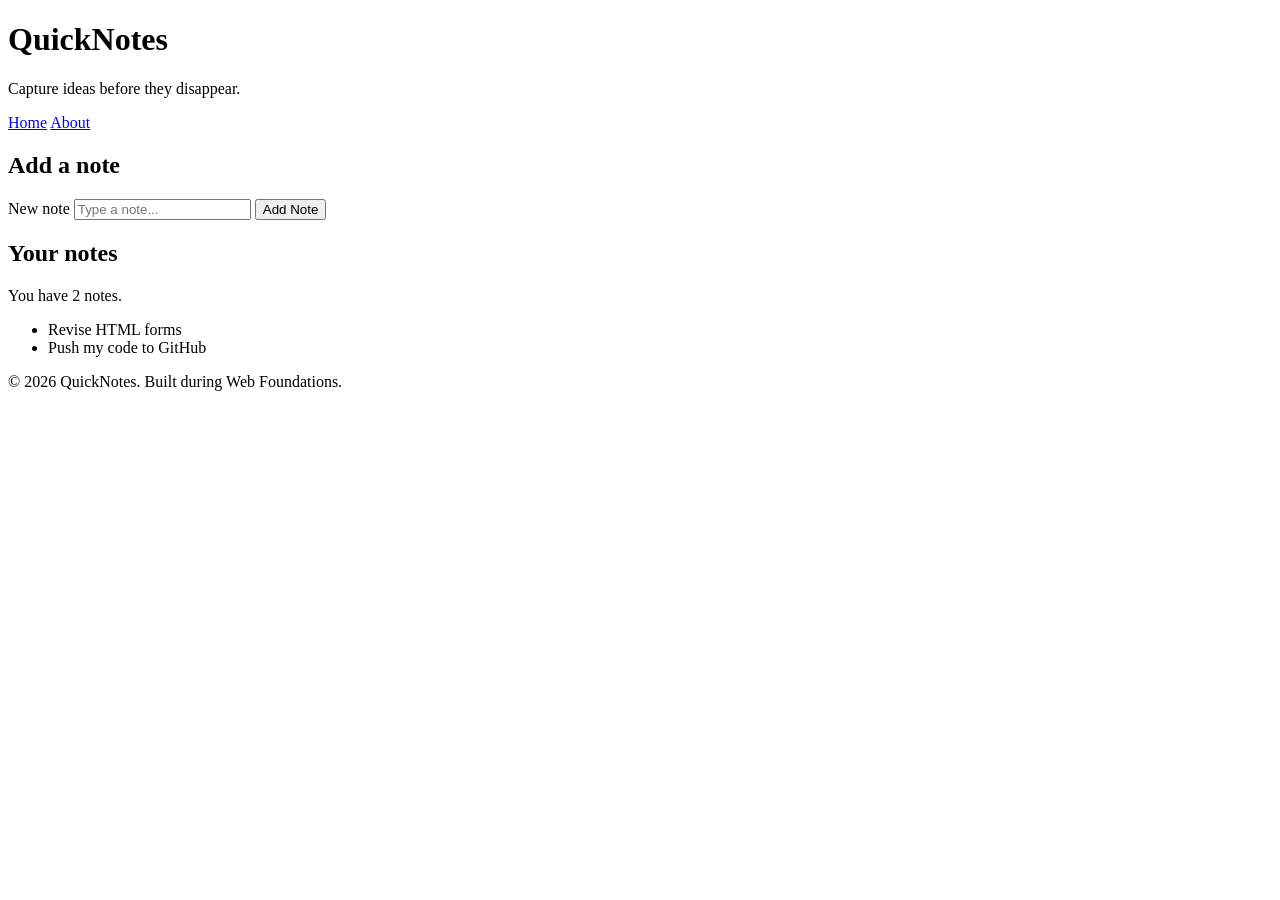
<file: day1/index.html>
<!DOCTYPE html>
<html lang="en">
  <head>
    <meta charset="UTF-8" />
    <meta name="viewport" content="width=device-width, initial-scale=1.0" />
    <title>QuickNotes</title>
  </head>
  <body>
    <header>
      <h1>QuickNotes</h1>
      <p>Capture ideas before they disappear.</p>
      <nav aria-label="Main navigation">
        <a href="index.html">Home</a>
        <a href="about.html">About</a>
      </nav>
    </header>
 
    <main>
      <section>
        <h2>Add a note</h2>
        <form id="note-form">
          <label for="note-input">New note</label>
          <input type="text" id="note-input" placeholder="Type a note..." />
          <button type="submit">Add Note</button>
        </form>
      </section>
 
      <section>
        <h2>Your notes</h2>
        <p id="note-count">You have 2 notes.</p>
        <ul id="notes-list">
          <li>Revise HTML forms</li>
          <li>Push my code to GitHub</li>
        </ul>
      </section>
    </main>
 
    <footer>
      <p>&copy; 2026 QuickNotes. Built during Web Foundations.</p>
    </footer>
  </body>
</html>
</file>
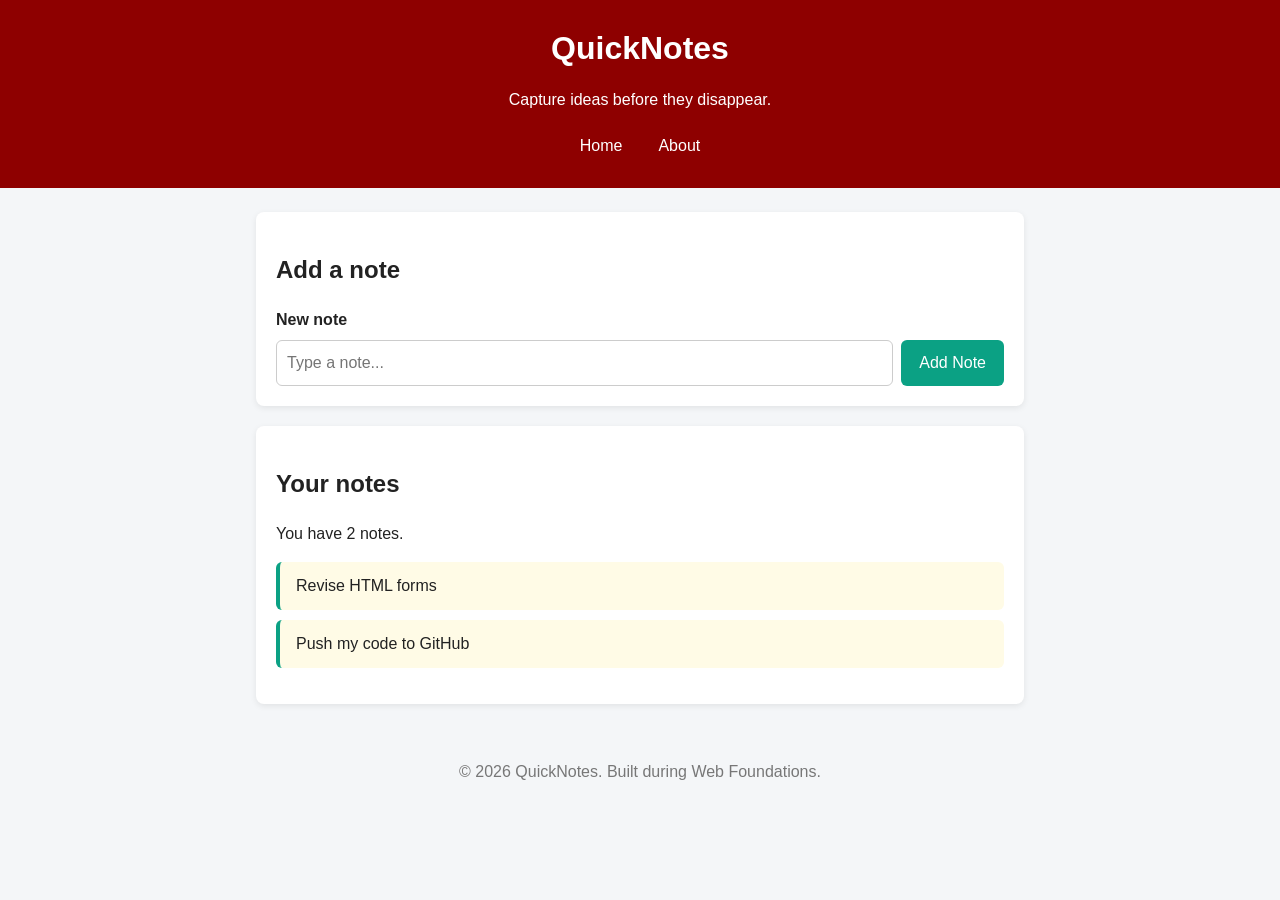
<file: day2/index.html>
<!DOCTYPE html>
<html lang="en">
  <head>
    <meta charset="UTF-8" />
    <meta name="viewport" content="width=device-width, initial-scale=1.0" />
    <link rel="stylesheet" href="style.css" />
    <title>QuickNotes</title>
  </head>
  <body>
    <header>
      <h1>QuickNotes</h1>
      <p>Capture ideas before they disappear.</p>
      <nav aria-label="Main navigation">
        <a href="index.html">Home</a>
        <a href="about.html">About</a>
      </nav>
    </header>

    <main>
      <section>
        <h2>Add a note</h2>
        <form id="note-form">
          <label for="note-input">New note</label>
          <input type="text" id="note-input" placeholder="Type a note..." />
          <button type="submit">Add Note</button>
        </form>
      </section>

      <section>
        <h2>Your notes</h2>
        <p id="note-count">You have 2 notes.</p>
        <ul id="notes-list">
          <li class="note">Revise HTML forms</li>
          <li class="note">Push my code to GitHub</li>
        </ul>
      </section>
    </main>

    <footer>
      <p>&copy; 2026 QuickNotes. Built during Web Foundations.</p>
    </footer>
  </body>
</html>
</file>
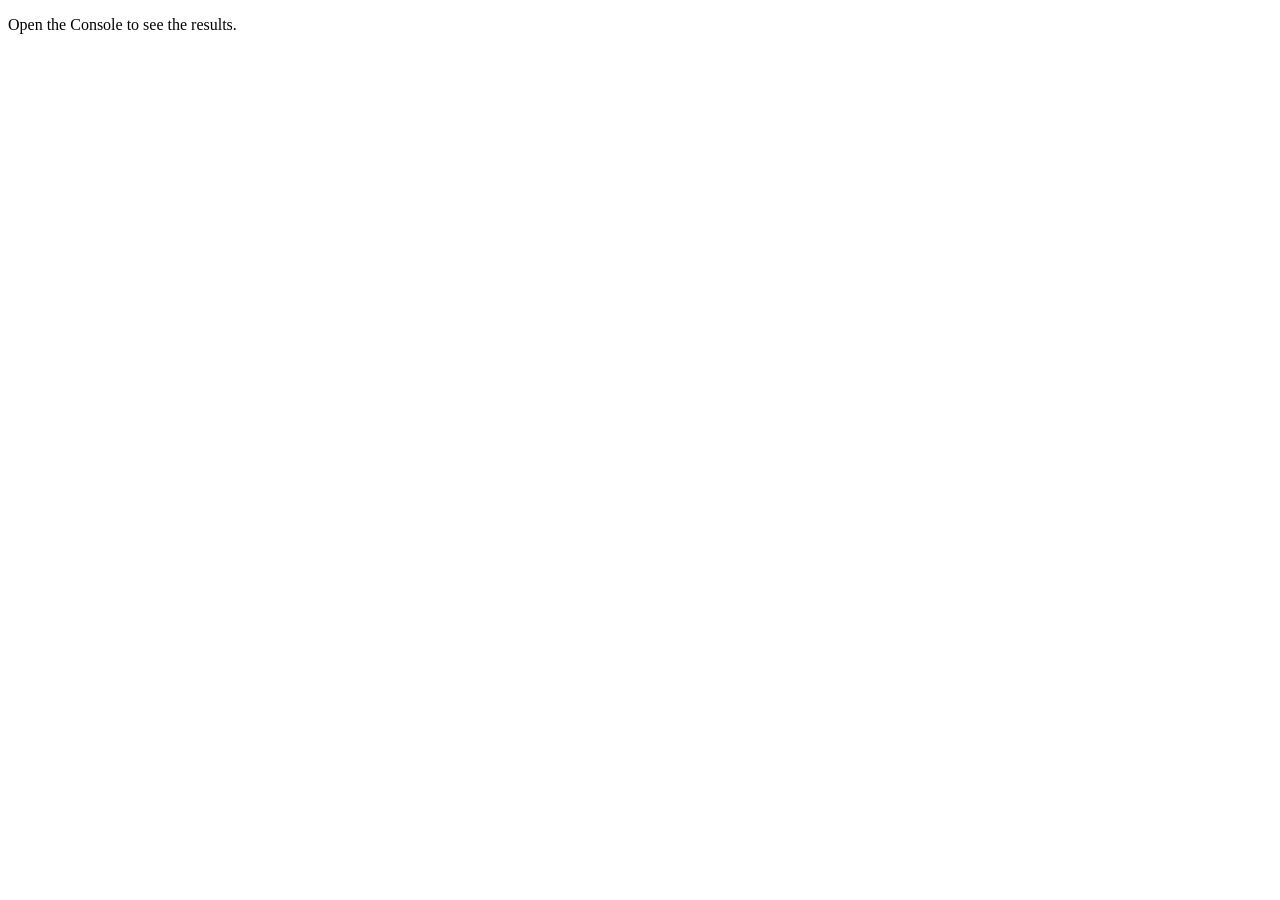
<file: day3/index.html>
<!DOCTYPE html>
<html lang="en">
  <head>
    <meta charset="UTF-8" />
    <meta name="viewport" content="width=device-width, initial-scale=1.0" />
    <title>Notes Toolkit</title>
    <script src="script.js" defer></script>
  </head>
  <body>
    <p>Open the Console to see the results.</p>
  </body>
</html>
</file>
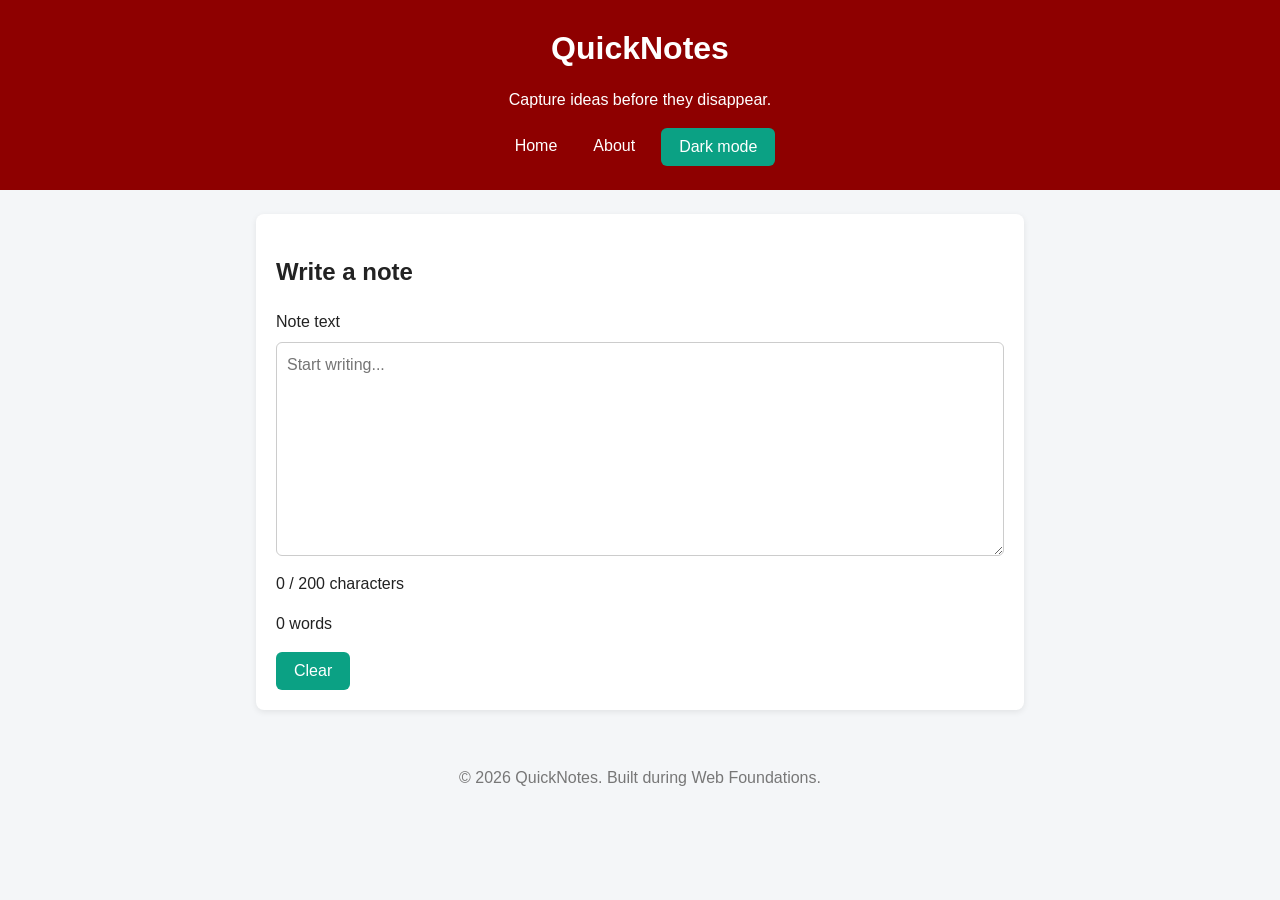
<file: day4/index.html>
<!DOCTYPE html>
<html lang="en">
  <head>
    <meta charset="UTF-8" />
    <meta name="viewport" content="width=device-width, initial-scale=1.0" />
    <link rel="stylesheet" href="style.css" />
    <script src="script.js" defer></script>
    <title>QuickNotes</title>
  </head>
  <body>
    <header>
      <h1>QuickNotes</h1>
      <p>Capture ideas before they disappear.</p>
      <nav aria-label="Main navigation">
        <a href="index.html">Home</a>
        <a href="about.html">About</a>
        <button id="theme-toggle" type="button" aria-pressed="false">Dark mode</button>
      </nav>
    </header>

    <main>
      <section aria-labelledby="editor-heading">
        <h2 id="editor-heading">Write a note</h2>
        <label for="note-text">Note text</label>
        <textarea id="note-text" rows="8" placeholder="Start writing..."></textarea>
        <p id="char-count" aria-live="polite">0 / 200 characters</p>
        <p id="word-count" aria-live="polite">0 words</p>
        <button id="clear-btn" type="button">Clear</button>
      </section>
    </main>

    <footer>
      <p>&copy; 2026 QuickNotes. Built during Web Foundations.</p>
    </footer>
  </body>
</html>
</file>
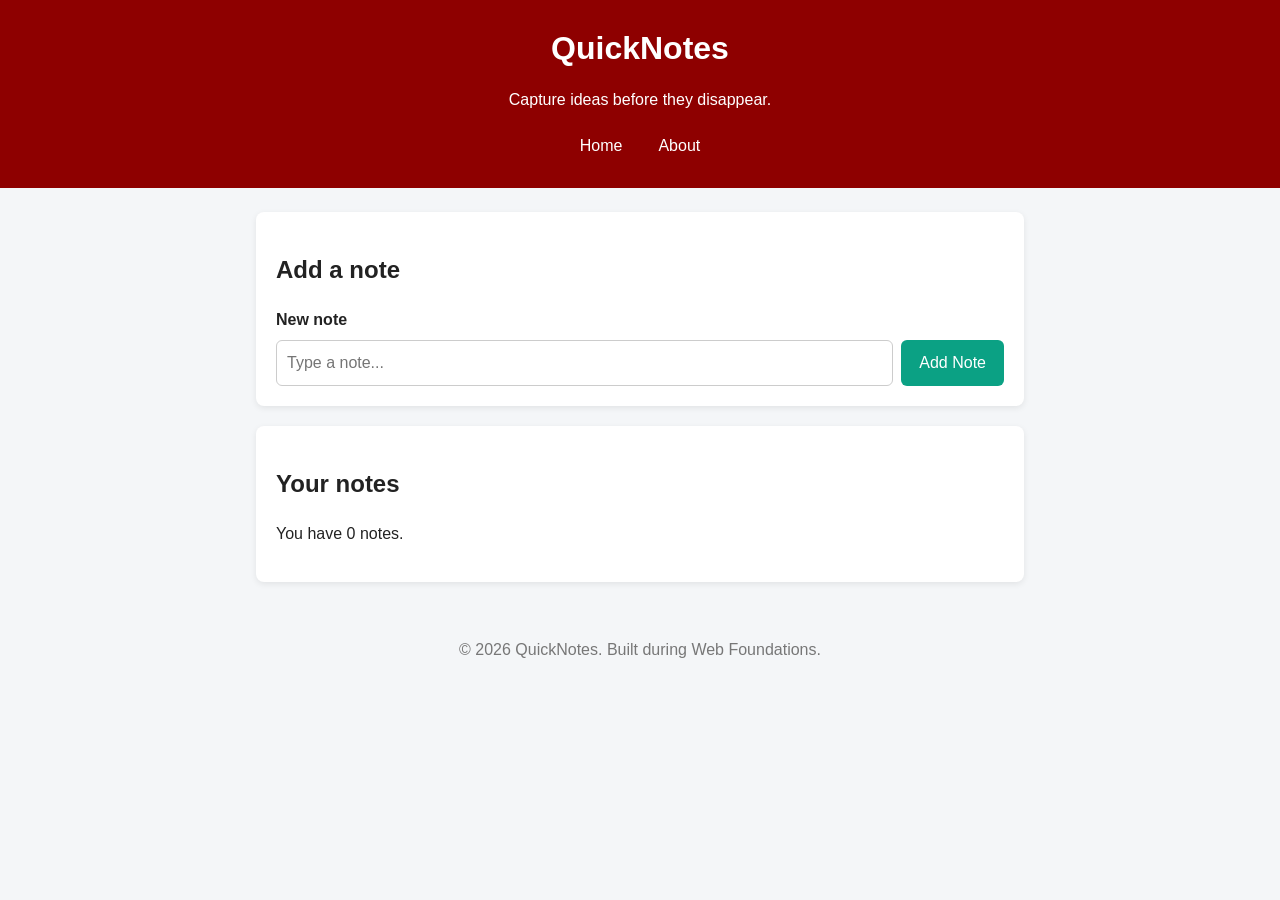
<file: practice/quicknotes-day1/index.html>
<!DOCTYPE html>
<html lang="en">
  <head>
    <meta charset="UTF-8" />
    <meta name="viewport" content="width=device-width, initial-scale=1.0" />
    <link rel="stylesheet" href="style.css" />
    <script src="script.js" defer></script>
    <title>QuickNotes</title>
  </head>
  <body>
    <header>
      <h1>QuickNotes</h1>
      <p>Capture ideas before they disappear.</p>
      <nav aria-label="Main navigation">
        <a href="index.html">Home</a>
        <a href="about.html">About</a>
      </nav>
    </header>

    <main>
      <section>
        <h2>Add a note</h2>
        <form id="note-form">
          <label for="note-input">New note</label>
          <input type="text" id="note-input" placeholder="Type a note..." />
          <button type="submit">Add Note</button>
        </form>
      </section>

      <section>
        <h2>Your notes</h2>
        <p id="note-count">You have 2 notes.</p>
        <ul id="notes-list"></ul>
      </section>
    </main>

    <footer>
      <p>&copy; 2026 QuickNotes. Built during Web Foundations.</p>
    </footer>
  </body>
</html>
</file>
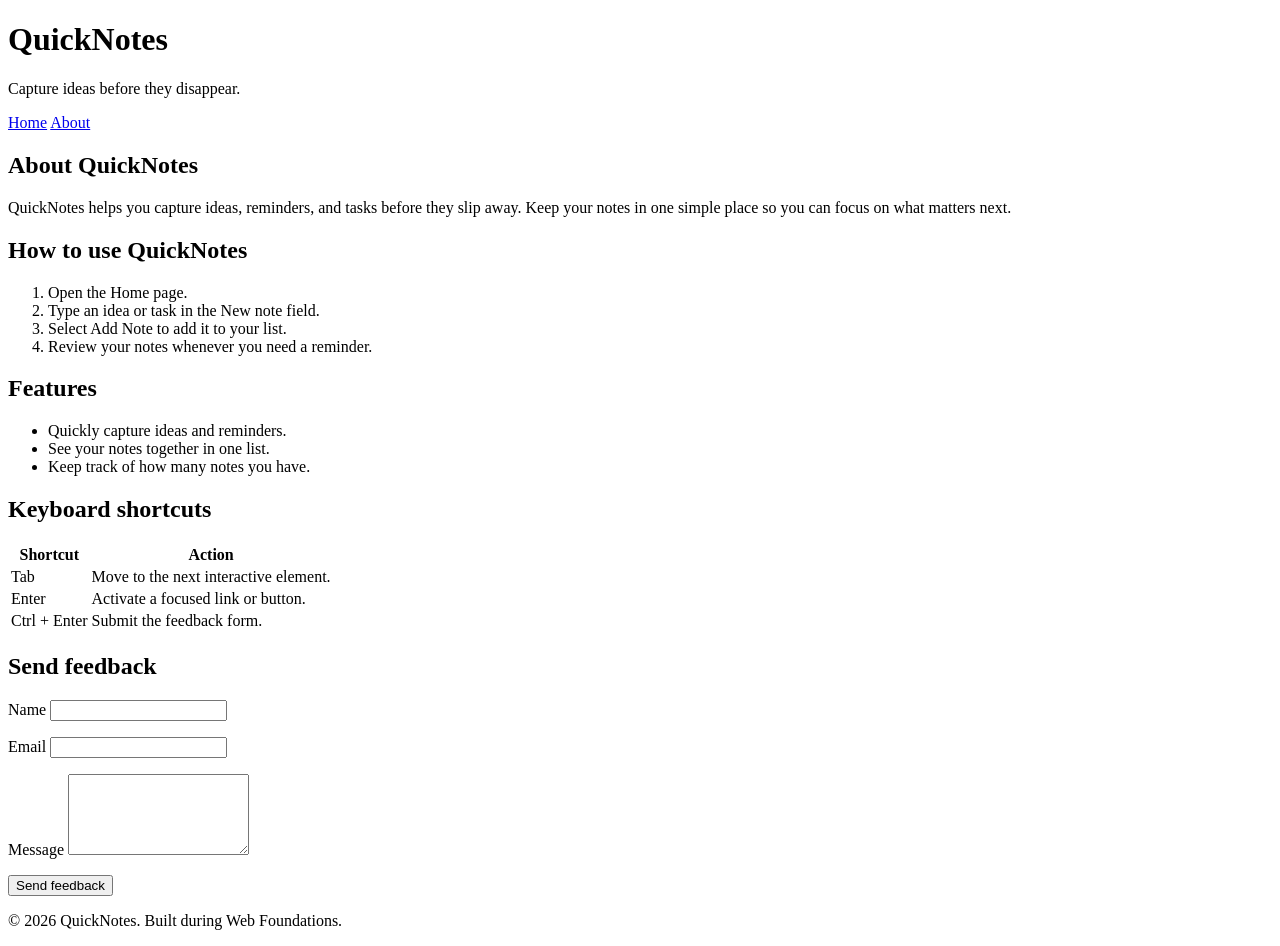
<file: day1/about.html>
<!DOCTYPE html>
<html lang="en">
  <head>
    <meta charset="UTF-8" />
    <meta name="viewport" content="width=device-width, initial-scale=1.0" />
    <title>About | QuickNotes</title>
  </head>
  <body>
    <header>
      <h1>QuickNotes</h1>
      <p>Capture ideas before they disappear.</p>
      <nav aria-label="Main navigation">
        <a href="index.html">Home</a>
        <a href="about.html">About</a>
      </nav>
    </header>

    <main>
      <h2>About QuickNotes</h2>
      <p>QuickNotes helps you capture ideas, reminders, and tasks before they slip away. Keep your notes in one simple place so you can focus on what matters next.</p>

      <section>
        <h2>How to use QuickNotes</h2>
        <ol>
          <li>Open the Home page.</li>
          <li>Type an idea or task in the New note field.</li>
          <li>Select Add Note to add it to your list.</li>
          <li>Review your notes whenever you need a reminder.</li>
        </ol>
      </section>

      <section>
        <h2>Features</h2>
        <ul>
          <li>Quickly capture ideas and reminders.</li>
          <li>See your notes together in one list.</li>
          <li>Keep track of how many notes you have.</li>
        </ul>
      </section>

      <section>
        <h2>Keyboard shortcuts</h2>
        <table>
          <thead>
            <tr>
              <th scope="col">Shortcut</th>
              <th scope="col">Action</th>
            </tr>
          </thead>
          <tbody>
            <tr>
              <td>Tab</td>
              <td>Move to the next interactive element.</td>
            </tr>
            <tr>
              <td>Enter</td>
              <td>Activate a focused link or button.</td>
            </tr>
            <tr>
              <td>Ctrl + Enter</td>
              <td>Submit the feedback form.</td>
            </tr>
          </tbody>
        </table>
      </section>

      <section>
        <h2>Send feedback</h2>
        <form action="#" method="get">
          <p>
            <label for="feedback-name">Name</label>
            <input type="text" id="feedback-name" name="name" autocomplete="name" required />
          </p>
          <p>
            <label for="feedback-email">Email</label>
            <input type="email" id="feedback-email" name="email" autocomplete="email" required />
          </p>
          <p>
            <label for="feedback-message">Message</label>
            <textarea id="feedback-message" name="message" rows="5" required></textarea>
          </p>
          <button type="submit">Send feedback</button>
        </form>
      </section>
    </main>

    <footer>
      <p>&copy; 2026 QuickNotes. Built during Web Foundations.</p>
    </footer>
  </body>
</html>
</file>
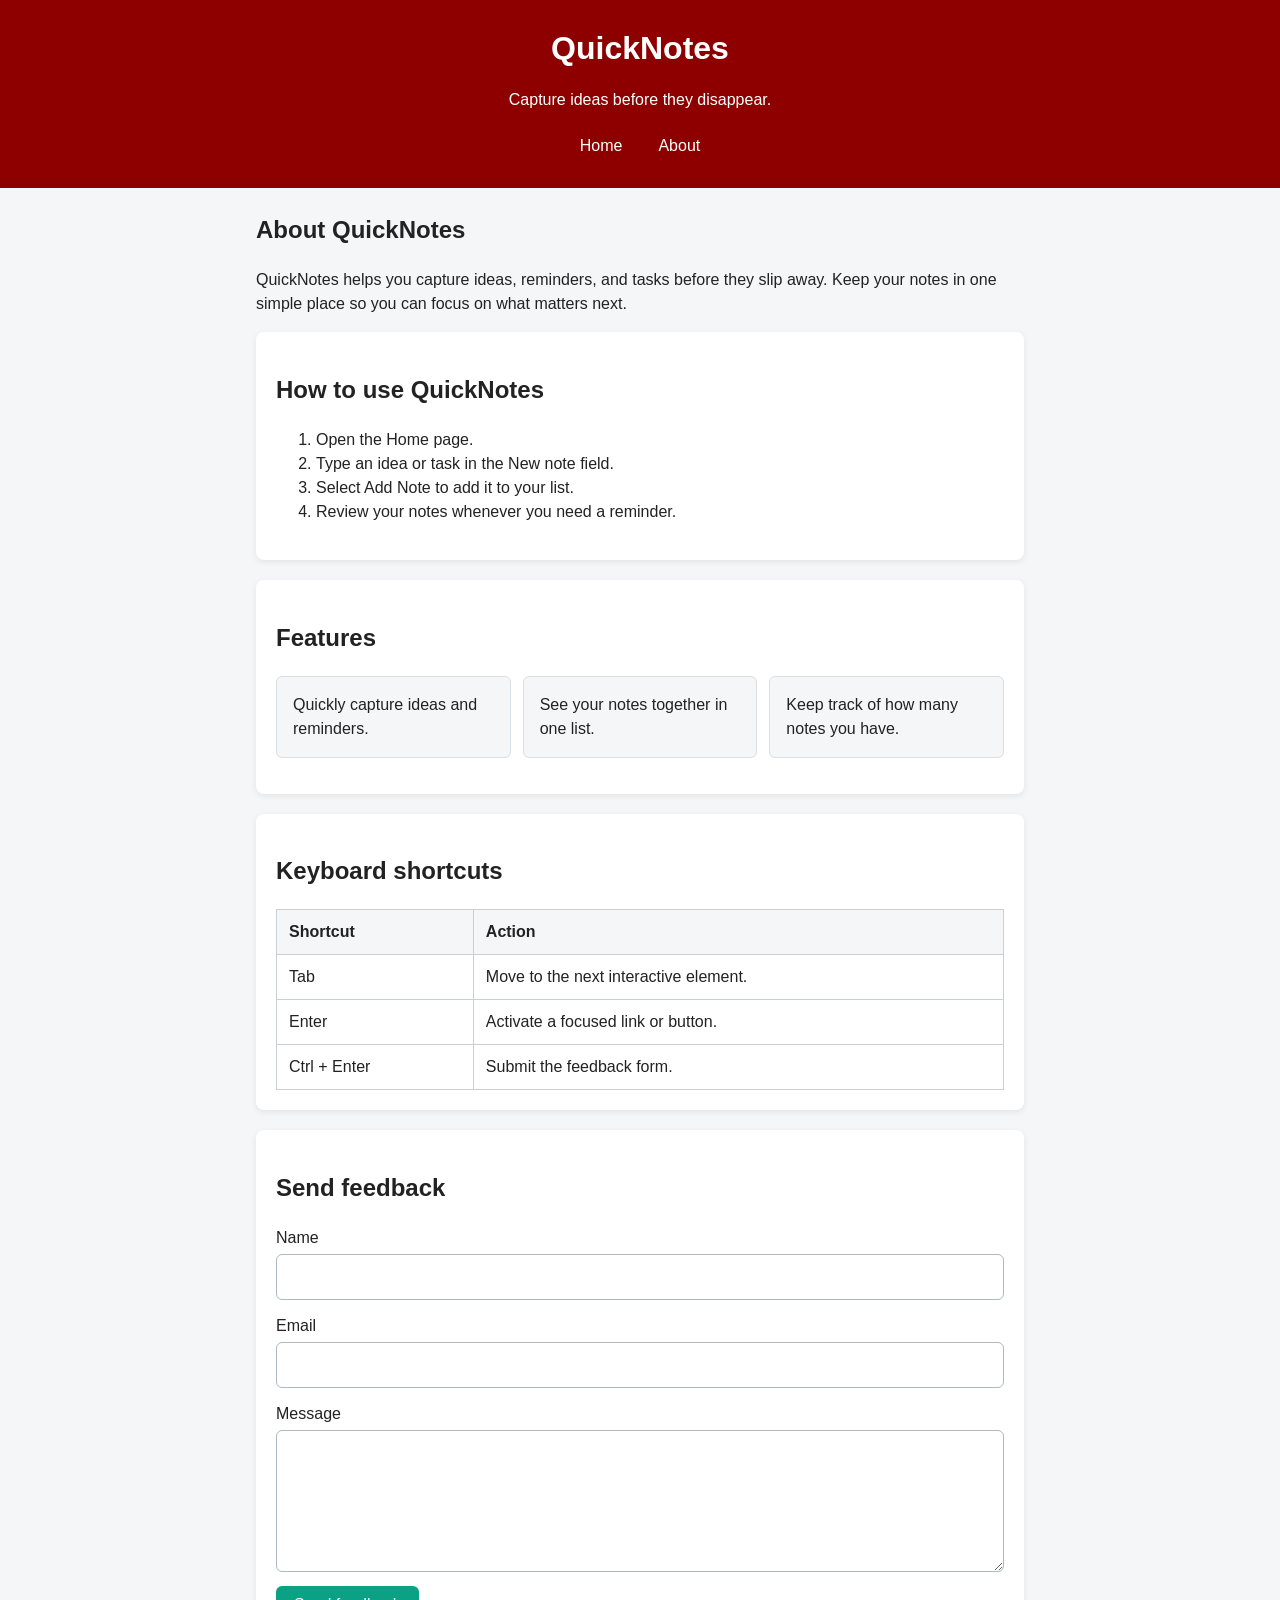
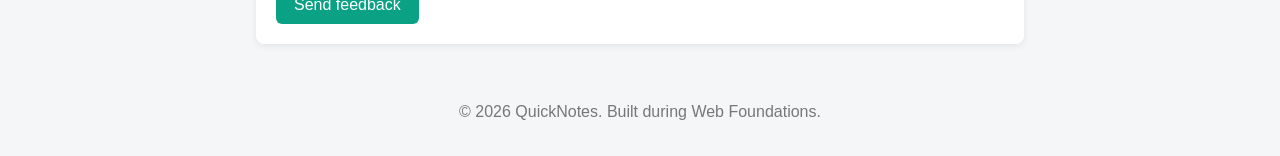
<file: day2/about.html>
<!DOCTYPE html>
<html lang="en">
  <head>
    <meta charset="UTF-8" />
    <meta name="viewport" content="width=device-width, initial-scale=1.0" />
    <link rel="stylesheet" href="style.css" />
    <title>About | QuickNotes</title>
  </head>
  <body>
    <header>
      <h1>QuickNotes</h1>
      <p>Capture ideas before they disappear.</p>
      <nav aria-label="Main navigation">
        <a href="index.html">Home</a>
        <a href="about.html">About</a>
      </nav>
    </header>

    <main>
      <h2>About QuickNotes</h2>
      <p>QuickNotes helps you capture ideas, reminders, and tasks before they slip away. Keep your notes in one simple place so you can focus on what matters next.</p>

      <section>
        <h2>How to use QuickNotes</h2>
        <ol>
          <li>Open the Home page.</li>
          <li>Type an idea or task in the New note field.</li>
          <li>Select Add Note to add it to your list.</li>
          <li>Review your notes whenever you need a reminder.</li>
        </ol>
      </section>

      <section>
        <h2>Features</h2>
        <ul class="features">
          <li>Quickly capture ideas and reminders.</li>
          <li>See your notes together in one list.</li>
          <li>Keep track of how many notes you have.</li>
        </ul>
      </section>

      <section>
        <h2>Keyboard shortcuts</h2>
        <table>
          <thead>
            <tr>
              <th scope="col">Shortcut</th>
              <th scope="col">Action</th>
            </tr>
          </thead>
          <tbody>
            <tr>
              <td>Tab</td>
              <td>Move to the next interactive element.</td>
            </tr>
            <tr>
              <td>Enter</td>
              <td>Activate a focused link or button.</td>
            </tr>
            <tr>
              <td>Ctrl + Enter</td>
              <td>Submit the feedback form.</td>
            </tr>
          </tbody>
        </table>
      </section>

      <section>
        <h2>Send feedback</h2>
        <form action="#" method="get">
          <p>
            <label for="feedback-name">Name</label>
            <input type="text" id="feedback-name" name="name" autocomplete="name" required />
          </p>
          <p>
            <label for="feedback-email">Email</label>
            <input type="email" id="feedback-email" name="email" autocomplete="email" required />
          </p>
          <p>
            <label for="feedback-message">Message</label>
            <textarea id="feedback-message" name="message" rows="5" required></textarea>
          </p>
          <button type="submit">Send feedback</button>
        </form>
      </section>
    </main>

    <footer>
      <p>&copy; 2026 QuickNotes. Built during Web Foundations.</p>
    </footer>
  </body>
</html>
</file>
<file: day2/style.css>
*,
*::before,
*::after {
  box-sizing: border-box;
}

body {
  margin: 0;
  font-family: "Segoe UI", Arial, sans-serif;
  background-color: #f4f6f8;
  color: #222;
  line-height: 1.5;
}

header {
  background-color: #8e0000;
  color: white;
  text-align: center;
  padding: 24px 16px;
}

header h1 {
  margin: 0;
}

nav {
  display: flex;
  justify-content: center;
  gap: 16px;
  margin-top: 12px;
}

nav a {
  color: white;
  text-decoration: none;
  padding: 6px 10px;
  border-radius: 4px;
  transition: background-color 0.2s ease;
}

nav a:hover,
nav a:focus-visible {
  background-color: rgba(255, 255, 255, 0.2);
  text-decoration: underline;
}

main {
  max-width: 800px;
  margin: 24px auto;
  padding: 0 16px;
}

section {
  background: white;
  padding: 20px;
  border-radius: 8px;
  margin-bottom: 20px;
  box-shadow: 0 2px 6px rgba(0, 0, 0, 0.08);
}

#note-form {
  display: flex;
  gap: 8px;
  flex-wrap: wrap;
}

#note-form label {
  width: 100%;
  font-weight: bold;
}

#note-input {
  flex: 1;
  min-width: 0;
  padding: 10px;
  border: 1px solid #ccc;
  border-radius: 6px;
  font-size: 1rem;
}

button {
  background-color: #0ba184;
  color: white;
  border: none;
  padding: 10px 18px;
  border-radius: 6px;
  font-size: 1rem;
  cursor: pointer;
  transition: background-color 0.2s ease, transform 0.2s ease;
}

button:hover {
  background-color: #088a70;
  transform: translateY(-1px);
}

#notes-list {
  list-style: none;
  padding: 0;
}

.note {
  background-color: #fffbe6;
  border-left: 4px solid #0ba184;
  padding: 12px 16px;
  margin-bottom: 10px;
  border-radius: 6px;
}

.features {
  display: grid;
  grid-template-columns: repeat(auto-fit, minmax(180px, 1fr));
  gap: 12px;
  list-style: none;
  padding: 0;
}

.features li {
  background-color: #f4f6f8;
  border: 1px solid #d9e0e5;
  border-radius: 6px;
  padding: 16px;
}

table {
  width: 100%;
  border-collapse: collapse;
}

th,
td {
  border: 1px solid #c8d0d6;
  padding: 10px 12px;
  text-align: left;
}

th {
  background-color: #f4f6f8;
}

section form p {
  display: flex;
  flex-direction: column;
  gap: 4px;
  margin: 0 0 14px;
}

section form input,
section form textarea {
  width: 100%;
  padding: 10px;
  border: 1px solid #aeb8bf;
  border-radius: 6px;
  font: inherit;
}

section form textarea {
  resize: vertical;
}

footer {
  text-align: center;
  color: #777;
  padding: 16px;
}

@media (max-width: 600px) {
  #note-form {
    flex-direction: column;
  }

  .features {
    grid-template-columns: 1fr;
  }

  table {
    font-size: 0.9rem;
  }
}
</file>
<file: day4/style.css>
:root {
  --page-bg: #f4f6f8;
  --text-color: #222;
  --header-bg: #8e0000;
  --header-text: #fff;
  --surface: #fff;
  --input-bg: #fff;
  --input-border: #ccc;
  --button-bg: #0ba184;
  --button-hover: #088a70;
  --muted-text: #777;
  --shadow: rgba(0, 0, 0, 0.08);
}

body.dark {
  --page-bg: #181b1d;
  --text-color: #eff2f3;
  --header-bg: #321513;
  --header-text: #fff;
  --surface: #24292b;
  --input-bg: #1b2022;
  --input-border: #657074;
  --button-bg: #087e69;
  --button-hover: #066451;
  --muted-text: #b8c0c3;
  --shadow: rgba(0, 0, 0, 0.28);
}

*,
*::before,
*::after {
  box-sizing: border-box;
}

body {
  margin: 0;
  font-family: "Segoe UI", Arial, sans-serif;
  background-color: var(--page-bg);
  color: var(--text-color);
  line-height: 1.5;
}

header {
  background-color: var(--header-bg);
  color: var(--header-text);
  text-align: center;
  padding: 24px 16px;
}

header h1 {
  margin: 0;
}

nav {
  display: flex;
  justify-content: center;
  gap: 16px;
  margin-top: 12px;
}

nav a {
  color: var(--header-text);
  text-decoration: none;
  padding: 6px 10px;
  border-radius: 4px;
  transition: background-color 0.2s ease;
}

nav a:hover,
nav a:focus-visible {
  background-color: rgba(255, 255, 255, 0.2);
  text-decoration: underline;
}

main {
  max-width: 800px;
  margin: 24px auto;
  padding: 0 16px;
}

section {
  background: var(--surface);
  padding: 20px;
  border-radius: 8px;
  margin-bottom: 20px;
  box-shadow: 0 2px 6px var(--shadow);
}

#note-form {
  display: flex;
  gap: 8px;
  flex-wrap: wrap;
}

#note-form label {
  width: 100%;
  font-weight: bold;
}

#note-text {
  display: block;
  width: 100%;
  min-height: 160px;
  margin-top: 8px;
  padding: 10px;
  border: 1px solid var(--input-border);
  border-radius: 6px;
  background-color: var(--input-bg);
  color: var(--text-color);
  font: inherit;
  resize: vertical;
}

button {
  background-color: var(--button-bg);
  color: white;
  border: none;
  padding: 10px 18px;
  border-radius: 6px;
  font-size: 1rem;
  cursor: pointer;
  transition: background-color 0.2s ease, transform 0.2s ease;
}

button:hover {
  background-color: var(--button-hover);
  transform: translateY(-1px);
}

#notes-list {
  list-style: none;
  padding: 0;
}

.note {
  background-color: var(--surface);
  border-left: 4px solid var(--button-bg);
  padding: 12px 16px;
  margin-bottom: 10px;
  border-radius: 6px;
}

.features {
  display: grid;
  grid-template-columns: repeat(auto-fit, minmax(180px, 1fr));
  gap: 12px;
  list-style: none;
  padding: 0;
}

.features li {
  background-color: var(--page-bg);
  border: 1px solid #d9e0e5;
  border-radius: 6px;
  padding: 16px;
}

table {
  width: 100%;
  border-collapse: collapse;
}

th,
td {
  border: 1px solid var(--input-border);
  padding: 10px 12px;
  text-align: left;
}

th {
  background-color: var(--page-bg);
}

section form p {
  display: flex;
  flex-direction: column;
  gap: 4px;
  margin: 0 0 14px;
}

section form input,
section form textarea {
  width: 100%;
  padding: 10px;
  border: 1px solid #aeb8bf;
  border-radius: 6px;
  font: inherit;
}

section form textarea {
  resize: vertical;
}

footer {
  text-align: center;
  color: var(--muted-text);
  padding: 16px;
}

@media (max-width: 600px) {
  .features {
    grid-template-columns: 1fr;
  }

  table {
    font-size: 0.9rem;
  }
}

.warning {
  color: #b45309;
}

.over {
  color: #b91c1c;
  font-weight: bold;
}
</file>
<file: practice/quicknotes-day1/style.css>
*,
*::before,
*::after {
  box-sizing: border-box;
}

body {
  margin: 0;
  font-family: "Segoe UI", Arial, sans-serif;
  background-color: #f4f6f8;
  color: #222;
  line-height: 1.5;
}

header {
  background-color: #8e0000;
  color: white;
  text-align: center;
  padding: 24px 16px;
}

header h1 {
  margin: 0;
}

nav {
  display: flex;
  justify-content: center;
  gap: 16px;
  margin-top: 12px;
}

nav a {
  color: white;
  text-decoration: none;
  padding: 6px 10px;
  border-radius: 4px;
  transition: background-color 0.2s ease;
}

nav a:hover,
nav a:focus-visible {
  background-color: rgba(255, 255, 255, 0.2);
  text-decoration: underline;
}

main {
  max-width: 800px;
  margin: 24px auto;
  padding: 0 16px;
}

section {
  background: white;
  padding: 20px;
  border-radius: 8px;
  margin-bottom: 20px;
  box-shadow: 0 2px 6px rgba(0, 0, 0, 0.08);
}

#note-form {
  display: flex;
  gap: 8px;
  flex-wrap: wrap;
}

#note-form label {
  width: 100%;
  font-weight: bold;
}

#note-input {
  flex: 1;
  min-width: 0;
  padding: 10px;
  border: 1px solid #ccc;
  border-radius: 6px;
  font-size: 1rem;
}

button {
  background-color: #0ba184;
  color: white;
  border: none;
  padding: 10px 18px;
  border-radius: 6px;
  font-size: 1rem;
  cursor: pointer;
  transition: background-color 0.2s ease, transform 0.2s ease;
}

button:hover {
  background-color: #088a70;
  transform: translateY(-1px);
}

#notes-list {
  list-style: none;
  padding: 0;
}

.note {
  background-color: #fffbe6;
  border-left: 4px solid #0ba184;
  padding: 12px 16px;
  margin-bottom: 10px;
  border-radius: 6px;
}

.features {
  display: grid;
  grid-template-columns: repeat(auto-fit, minmax(180px, 1fr));
  gap: 12px;
  list-style: none;
  padding: 0;
}

.features li {
  background-color: #f4f6f8;
  border: 1px solid #d9e0e5;
  border-radius: 6px;
  padding: 16px;
}

table {
  width: 100%;
  border-collapse: collapse;
}

th,
td {
  border: 1px solid #c8d0d6;
  padding: 10px 12px;
  text-align: left;
}

th {
  background-color: #f4f6f8;
}

section form p {
  display: flex;
  flex-direction: column;
  gap: 4px;
  margin: 0 0 14px;
}

section form input,
section form textarea {
  width: 100%;
  padding: 10px;
  border: 1px solid #aeb8bf;
  border-radius: 6px;
  font: inherit;
}

section form textarea {
  resize: vertical;
}

footer {
  text-align: center;
  color: #777;
  padding: 16px;
}

@media (max-width: 600px) {
  #note-form {
    flex-direction: column;
  }

  .features {
    grid-template-columns: 1fr;
  }

  table {
    font-size: 0.9rem;
  }
}

.note {
  display: flex;
  justify-content: space-between;
  align-items: center;
  gap: 12px;
}

.delete-btn {
  background-color: #8e0000;
  padding: 6px 12px;
  font-size: 0.85rem;
}

.delete-btn:hover {
  background-color: #6b0000;
}
</file>
